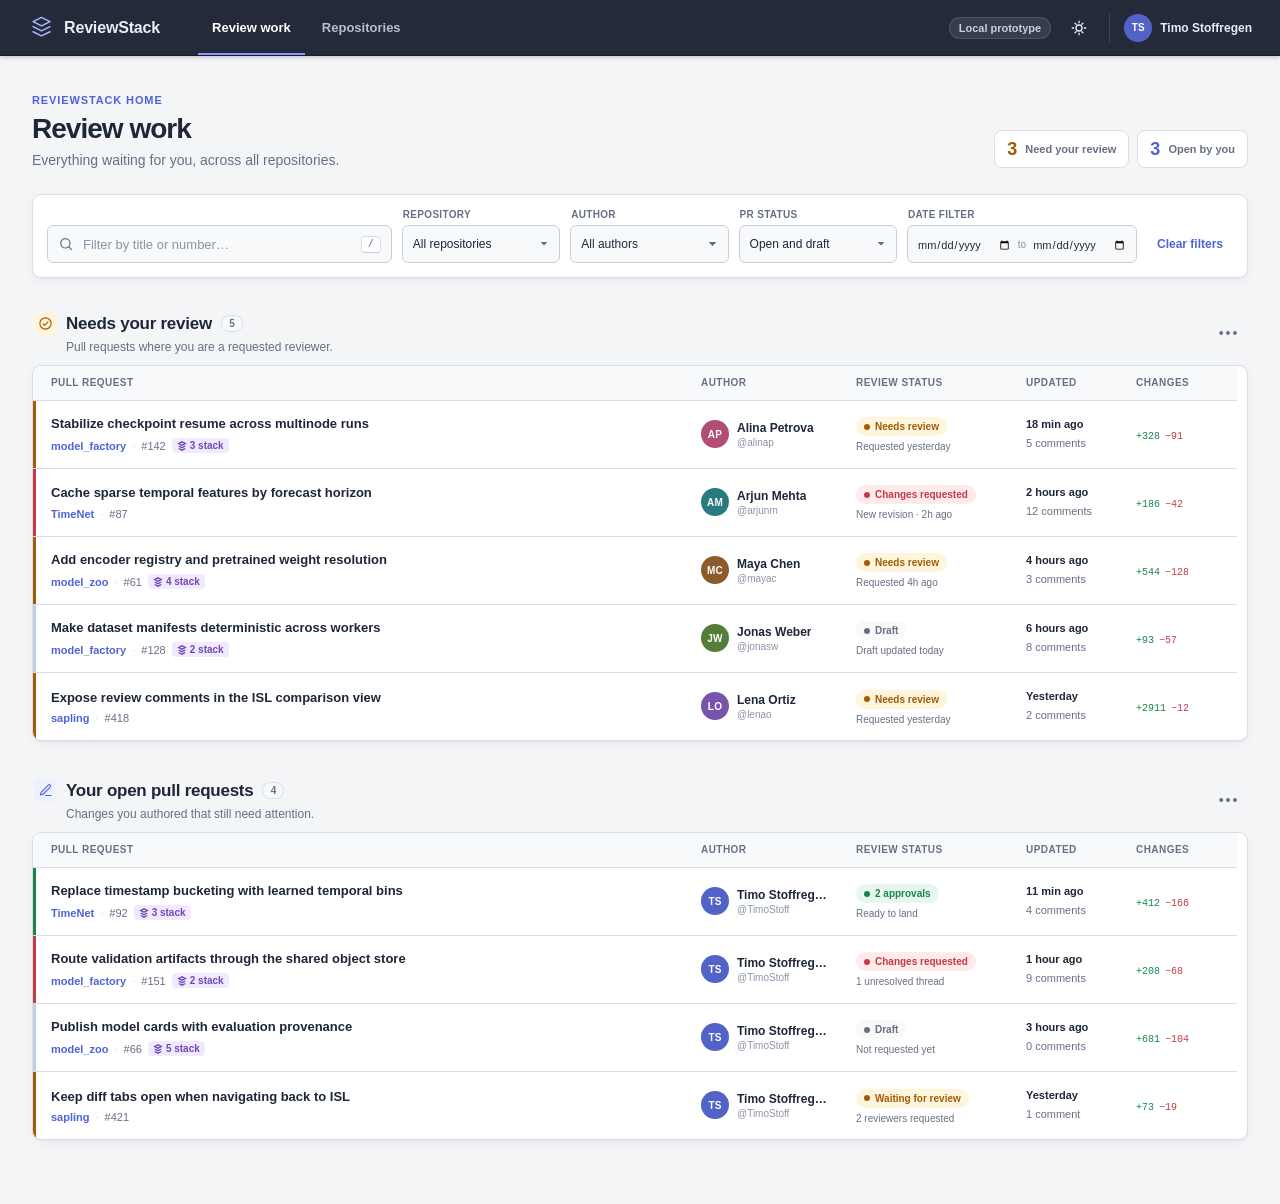
<file: eden/contrib/reviewstack.dev/mockups/review-queue/index.html>
<!DOCTYPE html>
<html lang="en">
  <head>
    <meta charset="UTF-8" />
    <meta name="viewport" content="width=device-width, initial-scale=1.0" />
    <title>ReviewStack · Review work mock-up</title>
    <link rel="stylesheet" href="styles.css" />
  </head>
  <body>
    <header class="app-header">
      <div class="header-inner">
        <a class="brand" href="./" aria-label="ReviewStack home">
          <svg class="brand-mark" viewBox="0 0 32 32" aria-hidden="true">
            <path d="m6 9 10-5 10 5-10 5L6 9Z" />
            <path d="m6 15 10 5 10-5" />
            <path d="m6 21 10 5 10-5" />
          </svg>
          <span>ReviewStack</span>
        </a>
        <nav class="primary-nav" aria-label="Primary">
          <a class="nav-item active" href="./">Review work</a>
          <a class="nav-item" href="#">Repositories</a>
        </nav>
        <div class="header-actions">
          <span class="prototype-pill">Local prototype</span>
          <button class="icon-button" id="theme-toggle" type="button" aria-label="Toggle theme">
            <svg viewBox="0 0 24 24" aria-hidden="true">
              <path
                d="M12 3v2m0 14v2M3 12h2m14 0h2m-3.64-6.36-1.42 1.42M8.06 16.94l-1.42 1.42m0-12.72 1.42 1.42m7.88 9.88 1.42 1.42M16 12a4 4 0 1 1-8 0 4 4 0 0 1 8 0Z" />
            </svg>
          </button>
          <div class="viewer">
            <span class="avatar avatar-you">TS</span>
            <span class="viewer-name">Timo Stoffregen</span>
          </div>
        </div>
      </div>
    </header>

    <main class="page-shell">
      <section class="page-heading">
        <div>
          <a class="back-link" id="back-link" href="./">← Review work</a>
          <p class="eyebrow" id="page-eyebrow">ReviewStack home</p>
          <h1 id="page-title">Review work</h1>
          <p class="page-description" id="page-description">
            Everything waiting for you, across all repositories.
          </p>
        </div>
        <div class="summary-strip" aria-label="Review summary">
          <a class="summary-item attention" href="?view=reviews">
            <strong id="summary-review-count">0</strong>
            <span>Need your review</span>
          </a>
          <a class="summary-item" href="?view=authored">
            <strong id="summary-author-count">0</strong>
            <span>Open by you</span>
          </a>
        </div>
      </section>

      <section class="filters" aria-label="Pull request filters">
        <div class="filter-search">
          <svg viewBox="0 0 24 24" aria-hidden="true">
            <circle cx="11" cy="11" r="7" />
            <path d="m16.5 16.5 4 4" />
          </svg>
          <input id="search-filter" type="search" placeholder="Filter by title or number…" />
          <kbd>/</kbd>
        </div>
        <label class="filter-control">
          <span>Repository</span>
          <select id="repo-filter">
            <option value="all">All repositories</option>
          </select>
        </label>
        <label class="filter-control">
          <span>Author</span>
          <select id="author-filter">
            <option value="all">All authors</option>
          </select>
        </label>
        <label class="filter-control">
          <span>PR status</span>
          <select id="status-filter">
            <option value="active">Open and draft</option>
            <option value="open">Open</option>
            <option value="draft">Draft</option>
            <option value="merged">Merged</option>
            <option value="closed">Closed</option>
            <option value="all">All statuses</option>
          </select>
        </label>
        <div class="filter-control date-filter">
          <span>Date Filter</span>
          <div class="date-inputs">
            <label>
              <span class="sr-only">Updated from</span>
              <input id="date-from-filter" type="date" aria-label="Updated from" />
            </label>
            <span class="date-separator">to</span>
            <label>
              <span class="sr-only">Updated to</span>
              <input id="date-to-filter" type="date" aria-label="Updated to" />
            </label>
          </div>
        </div>
        <button id="clear-filters" class="clear-button" type="button">Clear filters</button>
      </section>

      <section class="queue-section" id="review-section" aria-labelledby="review-queue-title">
        <div class="section-heading">
          <div>
            <div class="section-title-line">
              <span class="section-icon review-icon">
                <svg viewBox="0 0 24 24" aria-hidden="true">
                  <path d="M8 12.5 10.5 15 16 9.5" />
                  <circle cx="12" cy="12" r="9" />
                </svg>
              </span>
              <h2 id="review-queue-title">
                <a class="section-link" href="?view=reviews">Needs your review</a>
              </h2>
              <span class="count-badge" id="review-count">0</span>
            </div>
            <p>Pull requests where you are a requested reviewer.</p>
          </div>
          <button class="section-menu" type="button" aria-label="Review queue options">•••</button>
        </div>
        <div class="table-card" id="review-table"></div>
      </section>

      <section class="queue-section" id="author-section" aria-labelledby="your-prs-title">
        <div class="section-heading">
          <div>
            <div class="section-title-line">
              <span class="section-icon author-icon">
                <svg viewBox="0 0 24 24" aria-hidden="true">
                  <path d="M12 20h9" />
                  <path d="M16.5 3.5a2.12 2.12 0 0 1 3 3L8 18l-4 1 1-4L16.5 3.5Z" />
                </svg>
              </span>
              <h2 id="your-prs-title">
                <a class="section-link" href="?view=authored">Your open pull requests</a>
              </h2>
              <span class="count-badge" id="author-count">0</span>
            </div>
            <p>Changes you authored that still need attention.</p>
          </div>
          <button class="section-menu" type="button" aria-label="Your pull requests options">
            •••
          </button>
        </div>
        <div class="table-card" id="author-table"></div>
      </section>
    </main>

    <script src="app.js"></script>
  </body>
</html>
</file>
<file: eden/contrib/reviewstack.dev/mockups/review-queue/styles.css>
:root {
  color-scheme: light;
  --bg: #f4f5f7;
  --surface: #ffffff;
  --surface-subtle: #f8f9fb;
  --surface-hover: #f5f7fb;
  --border: #d8dee8;
  --border-strong: #c7cfdd;
  --text: #1d2738;
  --muted: #667085;
  --subtle: #8a94a6;
  --header: #252a3a;
  --header-border: #171b27;
  --header-text: #e9edf5;
  --accent: #4f63d9;
  --accent-soft: #eef0ff;
  --green: #18864b;
  --green-soft: #e8f7ee;
  --amber: #a15c07;
  --amber-soft: #fff4dc;
  --red: #c43b46;
  --red-soft: #ffeaec;
  --purple: #7048b8;
  --purple-soft: #f1eafe;
  --blue: #356cb6;
  --blue-soft: #e9f2ff;
  --shadow: 0 1px 2px rgb(16 24 40 / 5%), 0 3px 12px rgb(16 24 40 / 4%);
  font-family: Inter, ui-sans-serif, -apple-system, BlinkMacSystemFont, 'Segoe UI', sans-serif;
}

:root[data-theme='dark'] {
  color-scheme: dark;
  --bg: #12151c;
  --surface: #191e28;
  --surface-subtle: #202632;
  --surface-hover: #222938;
  --border: #303949;
  --border-strong: #414c60;
  --text: #e7eaf0;
  --muted: #a2abbb;
  --subtle: #7d8798;
  --header: #171b25;
  --header-border: #080a0f;
  --header-text: #f0f2f7;
  --accent: #8997ff;
  --accent-soft: #282d50;
  --green: #63d391;
  --green-soft: #173527;
  --amber: #f0b252;
  --amber-soft: #3b2e17;
  --red: #ff818b;
  --red-soft: #422129;
  --purple: #c5a1ff;
  --purple-soft: #35274b;
  --blue: #8cbcff;
  --blue-soft: #21334c;
  --shadow: 0 1px 2px rgb(0 0 0 / 20%), 0 4px 16px rgb(0 0 0 / 16%);
}

* {
  box-sizing: border-box;
}

body {
  background: var(--bg);
  color: var(--text);
  margin: 0;
  min-height: 100vh;
}

.sr-only {
  clip: rect(0, 0, 0, 0);
  clip-path: inset(50%);
  height: 1px;
  overflow: hidden;
  position: absolute;
  white-space: nowrap;
  width: 1px;
}

button,
input,
select {
  font: inherit;
}

button,
a,
select {
  -webkit-tap-highlight-color: transparent;
}

.app-header {
  background: var(--header);
  border-bottom: 1px solid var(--header-border);
  box-shadow: 0 1px 5px rgb(15 18 28 / 25%);
  color: var(--header-text);
  height: 56px;
}

.header-inner {
  align-items: center;
  display: flex;
  height: 100%;
  margin: 0 auto;
  max-width: 1440px;
  padding: 0 28px;
}

.brand {
  align-items: center;
  color: var(--header-text);
  display: flex;
  font-size: 16px;
  font-weight: 700;
  gap: 9px;
  letter-spacing: -0.01em;
  text-decoration: none;
}

.brand-mark {
  fill: none;
  height: 27px;
  stroke: #aab4ff;
  stroke-linecap: round;
  stroke-linejoin: round;
  stroke-width: 1.8;
  width: 27px;
}

.primary-nav {
  align-items: stretch;
  align-self: stretch;
  display: flex;
  gap: 3px;
  margin-left: 38px;
}

.nav-item {
  align-items: center;
  border-bottom: 2px solid transparent;
  color: #b7bfce;
  display: flex;
  font-size: 13px;
  font-weight: 600;
  padding: 2px 14px 0;
  text-decoration: none;
}

.nav-item:hover {
  color: #ffffff;
}

.nav-item.active {
  border-bottom-color: #8997ff;
  color: #ffffff;
}

.header-actions {
  align-items: center;
  display: flex;
  gap: 12px;
  margin-left: auto;
}

.prototype-pill {
  background: rgb(255 255 255 / 9%);
  border: 1px solid rgb(255 255 255 / 12%);
  border-radius: 999px;
  color: #c9d0dc;
  font-size: 11px;
  font-weight: 650;
  padding: 4px 9px;
}

.icon-button,
.section-menu {
  align-items: center;
  background: transparent;
  border: 0;
  color: inherit;
  cursor: pointer;
  display: flex;
  justify-content: center;
}

.icon-button {
  border-radius: 6px;
  height: 32px;
  width: 32px;
}

.icon-button:hover {
  background: rgb(255 255 255 / 8%);
}

.icon-button svg {
  fill: none;
  height: 18px;
  stroke: currentColor;
  stroke-linecap: round;
  stroke-width: 1.7;
  width: 18px;
}

.viewer {
  align-items: center;
  border-left: 1px solid rgb(255 255 255 / 13%);
  display: flex;
  gap: 8px;
  margin-left: 2px;
  padding-left: 14px;
}

.viewer-name {
  font-size: 12px;
  font-weight: 600;
}

.avatar {
  align-items: center;
  border-radius: 50%;
  color: #fff;
  display: inline-flex;
  flex: 0 0 auto;
  font-size: 10px;
  font-weight: 750;
  height: 28px;
  justify-content: center;
  letter-spacing: 0.02em;
  width: 28px;
}

.avatar-you {
  background: #5263c8;
}
.avatar-alina {
  background: #b24e75;
}
.avatar-arjun {
  background: #287a81;
}
.avatar-maya {
  background: #8a5b2b;
}
.avatar-jonas {
  background: #547d39;
}
.avatar-lena {
  background: #7954aa;
}
.avatar-sam {
  background: #b05145;
}

.page-shell {
  margin: 0 auto;
  max-width: 1320px;
  padding: 38px 32px 64px;
}

.page-heading {
  align-items: flex-end;
  display: flex;
  justify-content: space-between;
  margin-bottom: 26px;
}

.eyebrow {
  color: var(--accent);
  font-size: 11px;
  font-weight: 750;
  letter-spacing: 0.08em;
  margin: 0 0 7px;
  text-transform: uppercase;
}

h1 {
  font-size: 28px;
  letter-spacing: -0.035em;
  line-height: 1.15;
  margin: 0;
}

.page-description {
  color: var(--muted);
  font-size: 14px;
  margin: 7px 0 0;
}

.back-link {
  color: var(--accent);
  display: none;
  font-size: 12px;
  font-weight: 650;
  margin-bottom: 12px;
  text-decoration: none;
}

.back-link:hover {
  text-decoration: underline;
  text-underline-offset: 2px;
}

.back-link.visible {
  display: inline-block;
}

.summary-strip {
  align-items: center;
  display: flex;
  gap: 8px;
}

.summary-strip[hidden] {
  display: none;
}

.summary-item {
  align-items: center;
  background: var(--surface);
  border: 1px solid var(--border);
  border-radius: 8px;
  display: flex;
  gap: 8px;
  padding: 9px 12px;
  text-decoration: none;
  transition: border-color 90ms ease, transform 90ms ease;
}

.summary-item:hover {
  border-color: var(--accent);
  transform: translateY(-1px);
}

.summary-item strong {
  color: var(--accent);
  font-size: 18px;
  line-height: 1;
}

.summary-item.attention strong {
  color: var(--amber);
}

.summary-item span {
  color: var(--muted);
  font-size: 11px;
  font-weight: 650;
}

.filters {
  align-items: end;
  background: var(--surface);
  border: 1px solid var(--border);
  border-radius: 9px;
  box-shadow: var(--shadow);
  display: grid;
  gap: 10px;
  grid-template-columns:
    minmax(200px, 1.35fr) repeat(3, minmax(130px, 0.62fr))
    minmax(230px, 0.9fr) auto;
  margin-bottom: 34px;
  padding: 14px;
}

.filter-search {
  align-items: center;
  align-self: end;
  background: var(--surface-subtle);
  border: 1px solid var(--border-strong);
  border-radius: 6px;
  display: flex;
  height: 38px;
  padding: 0 10px;
}

.filter-search:focus-within {
  border-color: var(--accent);
  box-shadow: 0 0 0 3px color-mix(in srgb, var(--accent) 16%, transparent);
}

.filter-search svg {
  fill: none;
  height: 16px;
  stroke: var(--muted);
  stroke-linecap: round;
  stroke-width: 1.8;
  width: 16px;
}

.filter-search input {
  background: transparent;
  border: 0;
  color: var(--text);
  flex: 1;
  font-size: 13px;
  height: 100%;
  min-width: 0;
  outline: 0;
  padding: 0 9px;
}

.filter-search input::placeholder {
  color: var(--subtle);
}

kbd {
  background: var(--surface);
  border: 1px solid var(--border);
  border-bottom-color: var(--border-strong);
  border-radius: 4px;
  color: var(--muted);
  font-size: 10px;
  padding: 2px 6px;
}

.filter-control {
  display: flex;
  flex-direction: column;
  gap: 5px;
}

.filter-control > span {
  color: var(--muted);
  font-size: 10px;
  font-weight: 700;
  letter-spacing: 0.03em;
  padding-left: 1px;
  text-transform: uppercase;
}

.filter-control select {
  appearance: none;
  background-color: var(--surface-subtle);
  background-image: linear-gradient(45deg, transparent 50%, var(--muted) 50%),
    linear-gradient(135deg, var(--muted) 50%, transparent 50%);
  background-position: calc(100% - 15px) 16px, calc(100% - 11px) 16px;
  background-repeat: no-repeat;
  background-size: 4px 4px, 4px 4px;
  border: 1px solid var(--border-strong);
  border-radius: 6px;
  color: var(--text);
  cursor: pointer;
  font-size: 12px;
  height: 38px;
  outline: 0;
  padding: 0 30px 0 10px;
  width: 100%;
}

.filter-control select:focus {
  border-color: var(--accent);
  box-shadow: 0 0 0 3px color-mix(in srgb, var(--accent) 16%, transparent);
}

.date-inputs {
  align-items: center;
  background: var(--surface-subtle);
  border: 1px solid var(--border-strong);
  border-radius: 6px;
  display: flex;
  height: 38px;
  padding: 0 6px;
}

.date-inputs:focus-within {
  border-color: var(--accent);
  box-shadow: 0 0 0 3px color-mix(in srgb, var(--accent) 16%, transparent);
}

.date-inputs label {
  flex: 1 1 0;
  min-width: 0;
}

.date-inputs input {
  background: transparent;
  border: 0;
  color: var(--text);
  font-size: 11px;
  min-width: 0;
  outline: 0;
  padding: 0 3px;
  width: 100%;
}

.date-separator {
  color: var(--subtle);
  font-size: 10px;
  padding: 0 3px;
}

.clear-button {
  align-self: end;
  background: transparent;
  border: 0;
  border-radius: 6px;
  color: var(--accent);
  cursor: pointer;
  font-size: 12px;
  font-weight: 650;
  height: 38px;
  padding: 0 10px;
}

.clear-button:hover {
  background: var(--accent-soft);
}

.queue-section + .queue-section {
  margin-top: 38px;
}

.section-heading {
  align-items: center;
  display: flex;
  justify-content: space-between;
  margin-bottom: 11px;
  padding: 0 2px;
}

.section-title-line {
  align-items: center;
  display: flex;
  gap: 9px;
}

.section-title-line h2 {
  font-size: 17px;
  letter-spacing: -0.015em;
  margin: 0;
}

.section-link {
  color: var(--text);
  text-decoration: none;
}

.section-link:hover {
  color: var(--accent);
  text-decoration: underline;
  text-underline-offset: 3px;
}

.section-heading p {
  color: var(--muted);
  font-size: 12px;
  margin: 5px 0 0 32px;
}

.section-icon {
  align-items: center;
  border-radius: 6px;
  display: flex;
  height: 23px;
  justify-content: center;
  width: 23px;
}

.section-icon svg {
  fill: none;
  height: 15px;
  stroke: currentColor;
  stroke-linecap: round;
  stroke-linejoin: round;
  stroke-width: 1.8;
  width: 15px;
}

.review-icon {
  background: var(--amber-soft);
  color: var(--amber);
}

.author-icon {
  background: var(--accent-soft);
  color: var(--accent);
}

.count-badge {
  background: var(--surface-subtle);
  border: 1px solid var(--border);
  border-radius: 999px;
  color: var(--muted);
  font-size: 10px;
  font-weight: 700;
  min-width: 22px;
  padding: 2px 7px;
  text-align: center;
}

.section-menu {
  border-radius: 5px;
  color: var(--muted);
  font-size: 14px;
  height: 28px;
  letter-spacing: 2px;
  width: 34px;
}

.section-menu:hover {
  background: var(--surface-subtle);
}

.table-card {
  background: var(--surface);
  border: 1px solid var(--border);
  border-radius: 9px;
  box-shadow: var(--shadow);
  max-height: min(520px, 56vh);
  overflow: auto;
  scrollbar-color: var(--border-strong) transparent;
  scrollbar-gutter: stable;
  scrollbar-width: thin;
}

.table-card::-webkit-scrollbar {
  height: 10px;
  width: 10px;
}

.table-card::-webkit-scrollbar-track {
  background: transparent;
}

.table-card::-webkit-scrollbar-thumb {
  background: var(--border-strong);
  border: 3px solid var(--surface);
  border-radius: 999px;
}

.pr-table {
  border-collapse: collapse;
  table-layout: fixed;
  width: 100%;
}

.pr-table th {
  background: var(--surface-subtle);
  border-bottom: 1px solid var(--border);
  color: var(--muted);
  font-size: 10px;
  font-weight: 750;
  height: 34px;
  letter-spacing: 0.045em;
  padding: 0 14px;
  position: sticky;
  text-align: left;
  top: 0;
  text-transform: uppercase;
  z-index: 2;
}

.pr-table th:first-child,
.pr-table td:first-child {
  padding-left: 18px;
}

.pr-table th:last-child,
.pr-table td:last-child {
  padding-right: 18px;
}

.pr-table td {
  border-bottom: 1px solid var(--border);
  height: 68px;
  padding: 9px 14px;
  vertical-align: middle;
}

.detail-mode .page-shell {
  max-width: 1440px;
}

.detail-mode .page-heading {
  margin-bottom: 20px;
}

.detail-mode .filters {
  margin-bottom: 18px;
}

.detail-mode .section-heading {
  display: none;
}

.detail-mode .table-card {
  max-height: calc(100vh - 292px);
  min-height: 260px;
}

.detail-mode .pr-table td {
  height: 49px;
  padding-block: 5px;
}

.detail-mode .pr-meta {
  margin-top: 3px;
}

.detail-mode .avatar {
  font-size: 9px;
  height: 24px;
  width: 24px;
}

.detail-mode .review-detail {
  margin-top: 2px;
}

.pr-table tbody tr:last-child td {
  border-bottom: 0;
}

.pr-table tbody tr {
  box-shadow: inset 3px 0 0 transparent;
  transition: background 90ms ease;
}

.pr-table tbody tr:hover {
  background: var(--surface-hover);
}

.pr-table tbody tr.tone-attention {
  box-shadow: inset 3px 0 0 var(--amber);
}
.pr-table tbody tr.tone-blocked {
  box-shadow: inset 3px 0 0 var(--red);
}
.pr-table tbody tr.tone-approved {
  box-shadow: inset 3px 0 0 var(--green);
}
.pr-table tbody tr.tone-neutral {
  box-shadow: inset 3px 0 0 var(--border-strong);
}

.title-column {
  width: auto;
}
.author-column {
  width: 155px;
}
.review-column {
  width: 170px;
}
.activity-column {
  width: 110px;
}
.changes-column {
  width: 115px;
}

.pr-title {
  color: var(--text);
  display: block;
  font-size: 13px;
  font-weight: 675;
  line-height: 1.35;
  overflow: hidden;
  text-decoration: none;
  text-overflow: ellipsis;
  white-space: nowrap;
}

.pr-title:hover {
  color: var(--accent);
  text-decoration: underline;
  text-underline-offset: 2px;
}

.pr-meta {
  align-items: center;
  color: var(--muted);
  display: flex;
  font-size: 11px;
  gap: 6px;
  margin-top: 6px;
  min-width: 0;
}

.repo-name {
  color: var(--accent);
  font-weight: 600;
}

.meta-separator {
  color: var(--border-strong);
}

.stack-badge {
  align-items: center;
  background: var(--purple-soft);
  border-radius: 4px;
  color: var(--purple);
  display: inline-flex;
  font-size: 10px;
  font-weight: 650;
  gap: 3px;
  padding: 2px 5px;
}

.stack-badge svg {
  fill: none;
  height: 10px;
  stroke: currentColor;
  stroke-width: 1.6;
  width: 10px;
}

.author-cell {
  align-items: center;
  display: flex;
  gap: 8px;
}

.author-details {
  min-width: 0;
}

.author-name {
  display: block;
  font-size: 12px;
  font-weight: 600;
  overflow: hidden;
  text-overflow: ellipsis;
  white-space: nowrap;
}

.author-handle {
  color: var(--subtle);
  display: block;
  font-size: 10px;
  margin-top: 2px;
}

.status-pill {
  align-items: center;
  border-radius: 999px;
  display: inline-flex;
  font-size: 10px;
  font-weight: 700;
  gap: 5px;
  padding: 4px 8px;
  white-space: nowrap;
}

.status-pill::before {
  background: currentColor;
  border-radius: 50%;
  content: '';
  height: 6px;
  width: 6px;
}

.status-attention {
  background: var(--amber-soft);
  color: var(--amber);
}
.status-blocked {
  background: var(--red-soft);
  color: var(--red);
}
.status-approved {
  background: var(--green-soft);
  color: var(--green);
}
.status-neutral {
  background: var(--surface-subtle);
  color: var(--muted);
}
.status-draft {
  background: var(--surface-subtle);
  color: var(--muted);
}
.status-merged {
  background: var(--purple-soft);
  color: var(--purple);
}
.status-closed {
  background: var(--red-soft);
  color: var(--red);
}

.review-detail {
  color: var(--muted);
  display: block;
  font-size: 10px;
  margin-top: 5px;
}

.activity {
  color: var(--muted);
  font-size: 11px;
}

.activity strong {
  color: var(--text);
  display: block;
  font-size: 11px;
  font-weight: 600;
  margin-bottom: 3px;
}

.change-counts {
  font-family: ui-monospace, SFMono-Regular, Menlo, Consolas, monospace;
  font-size: 10px;
  white-space: nowrap;
}

.additions {
  color: var(--green);
}
.deletions {
  color: var(--red);
  margin-left: 5px;
}

.empty-state {
  color: var(--muted);
  padding: 36px 20px;
  text-align: center;
}

.empty-state strong {
  color: var(--text);
  display: block;
  font-size: 13px;
  margin-bottom: 5px;
}

.empty-state span {
  font-size: 12px;
}

@media (max-width: 1100px) {
  .filters {
    grid-template-columns: repeat(3, 1fr);
  }

  .filter-search {
    grid-column: 1 / -1;
  }

  .date-filter {
    grid-column: span 2;
  }

  .changes-column,
  .changes-cell {
    display: none;
  }
}

@media (max-width: 720px) {
  .header-inner {
    padding: 0 16px;
  }
  .primary-nav {
    margin-left: 16px;
  }
  .nav-item {
    padding-inline: 9px;
  }
  .prototype-pill,
  .viewer-name {
    display: none;
  }
  .page-shell {
    padding: 26px 14px 44px;
  }
  .page-heading {
    align-items: flex-start;
    flex-direction: column;
    gap: 18px;
  }
  .filters {
    grid-template-columns: 1fr;
  }
  .filter-search {
    grid-column: auto;
  }

  .date-filter {
    grid-column: auto;
  }

  .clear-button {
    width: 100%;
  }
  .author-column,
  .author-cell-column,
  .changes-column,
  .changes-cell {
    display: none;
  }
  .review-detail,
  .stack-badge {
    display: none;
  }
  .review-column {
    width: 135px;
  }
  .activity-column {
    width: 82px;
  }
  .pr-table th,
  .pr-table td {
    padding-inline: 8px;
  }
  .pr-table th:first-child,
  .pr-table td:first-child {
    padding-left: 14px;
  }
  .section-heading p {
    margin-left: 0;
  }
}

@media (max-width: 520px) {
  .primary-nav {
    margin-left: 9px;
  }

  .primary-nav .nav-item:not(.active) {
    display: none;
  }

  .nav-item {
    padding-inline: 7px;
  }

  .header-actions {
    gap: 3px;
  }

  .viewer {
    margin-left: 0;
    padding-left: 7px;
  }
}
</file>
